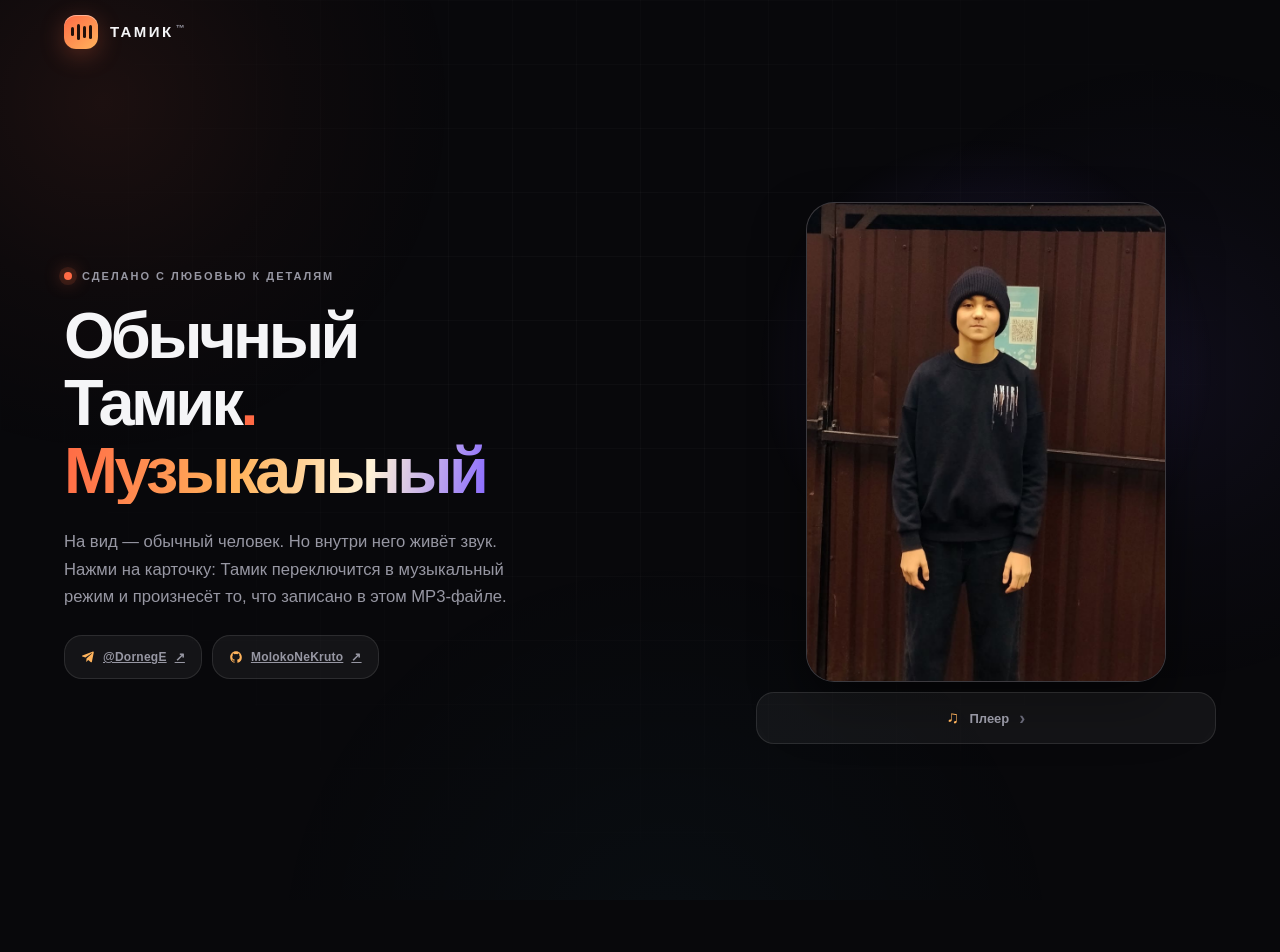
<file: index.html>
<!doctype html>
<html lang="ru">
<head>
  <meta charset="utf-8" />
  <meta name="viewport" content="width=device-width, initial-scale=1, viewport-fit=cover" />
  <meta name="theme-color" content="#08080b" />
  <meta name="description" content="Тамик — обычный до нажатия, музыкальный после. Интерактивный 3D-опыт со звуком." />
  <title>Тамик — звуковой режим</title>
  <link rel="icon" href="data:image/svg+xml,%3Csvg xmlns='http://www.w3.org/2000/svg' viewBox='0 0 64 64'%3E%3Crect width='64' height='64' rx='18' fill='%23ff6a45'/%3E%3Cg fill='%23221009'%3E%3Crect x='16' y='24' width='6' height='16' rx='3'/%3E%3Crect x='27' y='18' width='6' height='28' rx='3'/%3E%3Crect x='38' y='22' width='6' height='20' rx='3'/%3E%3C/g%3E%3C/svg%3E" />
  <link rel="preload" as="image" href="assets/tamic-calm-card.jpg" />
  <link rel="preload" as="video" href="assets/tamic-on.mp4" type="video/mp4" />
  <link rel="stylesheet" href="styles.css?v=8" />
</head>
<body>
  <div class="background" aria-hidden="true">
    <div class="mesh mesh-1"></div><div class="mesh mesh-2"></div><div class="mesh mesh-3"></div>
    <div class="grid"></div><div class="grain"></div>
  </div>

  <div class="app">
    <header class="nav">
      <div class="brand">
        <span class="brand-mark" aria-hidden="true"><i></i><i></i><i></i><i></i></span>
        <span class="brand-name">ТАМИК<span>™</span></span>
      </div>
    </header>

    <main class="screen">
      <section class="intro">
        <div class="eyebrow reveal"><span class="eyebrow-dot" aria-hidden="true"></span>сделано с любовью к деталям</div>

        <h1 class="hero-title reveal">
          <span class="title-line">Обычный</span>
          <span class="title-line">Тамик<span class="accent-dot">.</span></span>
          <span class="title-line title-line--gradient">Музыкальный</span>
        </h1>

        <p class="hero-text reveal">
          На вид — обычный человек. Но внутри него живёт звук.<br />
          Нажми на карточку: Тамик переключится в музыкальный<br />
          режим и произнесёт то, что записано в этом MP3-файле.
        </p>

        <div class="author-list reveal" aria-label="Автор и репозиторий">
          <a class="author-chip" href="https://t.me/DornegE" target="_blank" rel="noopener noreferrer" aria-label="Автор в Телеграме">
            <svg viewBox="0 0 24 24" width="14" height="14" fill="currentColor" aria-hidden="true"><path d="M21.9 4.3 18.7 20c-.2 1-.8 1.3-1.7.8l-4.7-3.5-2.3 2.2c-.3.3-.5.5-1 .5l.4-5.6 9.4-8.5c.4-.4-.1-.6-.6-.3L7.6 12.8 2.3 11c-1-.3-1-1 .2-1.5l18-6.9c.8-.3 1.5.2 1.4 1.7Z"/></svg>
            <span>@DornegE</span><span aria-hidden="true">↗</span>
          </a>
          <a class="author-chip" href="https://github.com/MolokoNeKruto" target="_blank" rel="noopener noreferrer" aria-label="Репозиторий на GitHub">
            <svg viewBox="0 0 24 24" width="14" height="14" fill="currentColor" aria-hidden="true"><path d="M12 2C6.5 2 2 6.6 2 12.3c0 4.5 2.9 8.4 6.8 9.7.5.1.7-.2.7-.5v-1.9c-2.8.6-3.4-1.2-3.4-1.2-.4-1.2-1.1-1.5-1.1-1.5-.9-.6.1-.6.1-.6 1 .1 1.5 1 1.5 1 .9 1.6 2.4 1.1 3 .9.1-.7.4-1.1.7-1.4-2.3-.3-4.7-1.2-4.7-5.2 0-1.2.4-2.1 1-2.8-.1-.3-.4-1.3.1-2.7 0 0 .9-.3 2.8 1a9.5 9.5 0 0 1 5 0c2-1.3 2.8-1 2.8-1 .5 1.4.2 2.4.1 2.7.6.7 1 1.6 1 2.8 0 4-2.4 4.9-4.7 5.2.4.3.7.9.7 1.9v2.8c0 .3.2.6.7.5A10.2 10.2 0 0 0 22 12.3C22 6.6 17.5 2 12 2Z"/></svg>
            <span>MolokoNeKruto</span><span aria-hidden="true">↗</span>
          </a>
        </div>
      </section>

      <section class="stage" id="stage">
        <div class="stage-aura" aria-hidden="true"></div>

        <button class="tamic-frame reveal" id="tamicFrame" type="button" aria-pressed="false" aria-label="Нажмите, чтобы переключить Тамика в музыкальный режим">
          <img class="tamic-still" id="tamicStill" src="assets/tamic-calm-card.jpg" alt="Обычный Тамик" draggable="false" />
          <video class="tamic-video" id="tamicVideo" src="assets/tamic-on.mp4" muted playsinline preload="auto"></video>
        </button>

        <button class="player-toggle reveal" id="playerToggle" type="button" aria-expanded="false" aria-controls="player">
          <span class="player-toggle-icon" aria-hidden="true">♫</span><span>Плеер</span><span class="player-toggle-arrow" aria-hidden="true">›</span>
        </button>

        <div class="player-wrap" id="playerWrap">
          <section class="player" id="player" aria-label="Аудиоплеер" aria-hidden="true">
            <div class="player-stage">
              <div class="player-content">
                <div class="player-head">
                  <span class="player-kicker">СЕЙЧАС ИГРАЕТ</span>
                  <h2 class="player-title" id="playerTitle">Тамик</h2>
                </div>

                <div class="visualizer" id="visualizer" aria-hidden="true"></div>

                <div class="player-timeline">
                  <span class="time" id="time">0:00</span>
                  <div class="progress" id="progress" role="slider" tabindex="0" aria-label="Позиция воспроизведения" aria-valuemin="0" aria-valuemax="100" aria-valuenow="0">
                    <span class="progress-track"><span class="progress-fill" id="progressFill"></span></span>
                  </div>
                  <span class="time" id="duration">0:00</span>
                </div>

                <div class="player-foot">
                  <div class="play-stack" id="playStack">
                    <button class="btn btn-primary play-state play-on" id="playBtn" type="button" aria-pressed="false"><span class="btn-symbol" aria-hidden="true">▶</span><span>Включить звук</span></button>
                    <button class="btn btn-primary play-state play-off" id="pauseBtn" type="button" aria-label="Пауза"><span class="btn-symbol" aria-hidden="true">Ⅱ</span><span>Пауза</span></button>
                  </div>
                </div>
              </div>

              <div class="sound-menu" id="soundMenu" aria-hidden="true">
              <strong class="sound-menu-title">Звук</strong>
              <div class="field">
                <label class="file-btn small" for="soundFile">Выбрать аудиофайл</label>
                <input type="file" id="soundFile" accept="audio/*" hidden />
                <button class="sound-reset" id="soundReset" type="button" hidden>Вернуть оригинальный звук</button>
              </div>
              <div class="field">
                <span class="field-label">Скорость</span>
                <div class="speed-row" id="speedRow">
                  <button type="button" data-speed="0.5">0,5×</button><button type="button" data-speed="1" class="active">1×</button><button type="button" data-speed="1.5">1,5×</button><button type="button" data-speed="2">2×</button>
                </div>
              </div>
            </div>
            </div>

            <button class="icon-btn gear-btn" id="gearBtn" type="button" aria-label="Настройки плеера" aria-expanded="false" aria-controls="soundMenu"><span id="gearIcon" aria-hidden="true">⚙</span></button>

            <audio id="audio" src="assets/tamic-voice.mp3" preload="metadata" playsinline webkit-playsinline></audio>
          </section>
        </div>
      </section>
    </main>
  </div>

  <div class="toast" id="toast" role="status" aria-live="polite"></div>
  <script src="app.js?v=8" defer></script>
</body>
</html>
</file>
<file: styles.css>
/* ТАМИК — звуковой режим */

:root {
  --bg: #08080b;
  --text: #f5f5f7;
  --muted: #9797a3;
  --muted-2: #666675;
  --stroke: rgba(255,255,255,.10);
  --accent: #ff6a45;
  --accent-2: #ffb35c;
  --violet: #8b6cff;
  --cyan: #48d7ff;
  --r-sm: 12px;
  --r-md: 18px;
  --r-lg: 28px;
  --spring: cubic-bezier(.22, 1.28, .32, 1);
}
*, *::before, *::after { box-sizing: border-box; }
[hidden] { display: none !important; }
html, body { height: 100%; margin: 0; overflow: hidden; }
body { background: var(--bg); color: var(--text); font-family: "Inter", -apple-system, BlinkMacSystemFont, "Segoe UI", sans-serif; -webkit-font-smoothing: antialiased; }
button { font: inherit; touch-action: manipulation; -webkit-tap-highlight-color: transparent; }
button:focus-visible, a:focus-visible { outline: 2px solid var(--cyan); outline-offset: 4px; }

.background { position: fixed; inset: 0; z-index: 0; overflow: hidden; pointer-events: none; }
.mesh { position: absolute; border-radius: 50%; opacity: .26; }
.mesh-1 { width: 56vw; height: 56vw; left: -20vw; top: -20vw; background: radial-gradient(circle, rgba(255,106,69,.32), rgba(255,106,69,.1) 38%, transparent 70%); }
.mesh-2 { width: 50vw; height: 50vw; right: -16vw; top: 6vh; background: radial-gradient(circle, rgba(139,108,255,.26), rgba(139,108,255,.08) 40%, transparent 70%); }
.mesh-3 { width: 64vw; height: 64vw; left: 20vw; bottom: -36vw; background: radial-gradient(circle, rgba(72,215,255,.12), transparent 70%); }
.grid { position: absolute; inset: 0; background-image: linear-gradient(rgba(255,255,255,.028) 1px, transparent 1px), linear-gradient(90deg, rgba(255,255,255,.028) 1px, transparent 1px); background-size: 64px 64px; mask-image: radial-gradient(ellipse at 50% 35%, #000 10%, transparent 78%); -webkit-mask-image: radial-gradient(ellipse at 50% 35%, #000 10%, transparent 78%); }
.grain { display: none; }
@keyframes drift1 { to { transform: translate3d(8vw,6vh,0) scale(1.12); } }
@keyframes drift2 { to { transform: translate3d(-9vw,10vh,0) scale(1.15); } }
@keyframes drift3 { to { transform: translate3d(6vw,-8vh,0) scale(1.08); } }

.app { position: relative; z-index: 2; height: 100dvh; display: flex; flex-direction: column; }
.nav { flex: none; height: clamp(48px, 7dvh, 66px); display: flex; align-items: center; padding: 0 clamp(18px, 5vw, 72px); }
.brand { display: inline-flex; align-items: center; gap: 12px; }
.brand-mark { width: 34px; height: 34px; border-radius: var(--r-sm); background: linear-gradient(140deg, var(--accent), var(--accent-2)); display: flex; align-items: center; justify-content: center; gap: 3px; box-shadow: 0 6px 24px rgba(255,106,69,.28), inset 0 1px 0 rgba(255,255,255,.4); }
.brand-mark i { width: 3px; border-radius: 3px; background: #221009; }
.brand-mark i:nth-child(1) { height: 9px; }
.brand-mark i:nth-child(2) { height: 16px; }
.brand-mark i:nth-child(3) { height: 12px; }
.brand-mark i:nth-child(4) { height: 14px; }
.brand-name { font-weight: 800; font-size: 15px; letter-spacing: .16em; }
.brand-name span { font-size: 9px; vertical-align: super; color: var(--muted); margin-left: 2px; }

.screen { flex: 1; min-height: 0; display: grid; grid-template-columns: minmax(0, 1fr) minmax(0, 460px); align-items: center; gap: clamp(24px, 5vw, 80px); padding: 0 clamp(18px, 5vw, 72px) 2vh; }
.eyebrow { display: inline-flex; align-items: center; gap: 10px; margin-bottom: 20px; font-size: 11px; font-weight: 700; letter-spacing: .18em; text-transform: uppercase; color: var(--muted); }
.eyebrow-dot { width: 8px; height: 8px; border-radius: 50%; background: var(--accent); box-shadow: 0 0 0 5px rgba(255,106,69,.12), 0 0 18px var(--accent); }
.hero-title { margin: 0 0 24px; font-size: clamp(32px, min(5.4vw, 7.2dvh), 82px); line-height: 1.04; letter-spacing: -.055em; font-weight: 800; overflow-wrap: anywhere; text-wrap: balance; }
.title-line { display: block; }
.title-line--gradient { width: fit-content; background: linear-gradient(100deg, var(--accent), var(--accent-2) 42%, #fff2d6 72%, var(--violet)); -webkit-background-clip: text; background-clip: text; color: transparent; }
.accent-dot { color: var(--accent); }
.hero-text { max-width: 560px; margin: 0; font-size: clamp(14px, 1.3vw, 17px); line-height: 1.65; color: var(--muted); overflow-wrap: anywhere; text-wrap: pretty; }
.author-list { display: flex; flex-wrap: wrap; gap: 10px; margin-top: 24px; }
.author-chip { display: inline-flex; align-items: center; gap: 8px; min-height: 44px; padding: 0 16px; border-radius: var(--r-md); border: 1px solid var(--stroke); background: rgba(255,255,255,.05); color: var(--muted); font-size: 12px; font-weight: 600; letter-spacing: .02em; transition: transform .35s var(--spring), border-color .3s ease, color .3s ease; }
.author-chip svg { color: var(--accent-2); }
.author-chip:hover { transform: translateY(-2px); color: var(--text); border-color: rgba(255,106,69,.4); }
.author-chip:active { transform: scale(.95); }

.stage { --card-base: min(100%, 360px); --card-small: min(100%, 215px); --card-size: var(--card-base); --card-size-open: var(--card-small); position: relative; display: flex; flex-direction: column; align-items: center; width: 100%; }
.stage.player-open { --card-size: var(--card-size-open); }
.stage-aura { position: absolute; top: -12%; width: 100%; aspect-ratio: 1; border-radius: 50%; pointer-events: none; background: radial-gradient(circle, rgba(255,106,69,.16), rgba(139,108,255,.07) 45%, transparent 70%); }
.tamic-frame { position: relative; display: block; padding: 0; margin: 0; width: var(--card-size); aspect-ratio: 3/4; overflow: hidden; border: 1px solid rgba(255,255,255,.16); border-radius: var(--r-lg); background: #17141a; cursor: pointer; box-shadow: 0 24px 50px rgba(0,0,0,.5), inset 0 1px 0 rgba(255,255,255,.18); transition: width .62s var(--spring), transform .4s var(--spring); }
.tamic-frame:active { transform: scale(.98); }
.tamic-still, .tamic-video { position: absolute; inset: 0; width: 100%; height: 100%; object-fit: cover; display: block; }
.tamic-video { opacity: 0; pointer-events: none; }
.tamic-frame.is-animating .tamic-video { opacity: 1; }

.player-toggle { position: relative; z-index: 3; display: flex; align-items: center; justify-content: center; gap: 10px; width: 100%; min-height: 52px; margin-top: 10px; padding: 0 22px; border: 1px solid var(--stroke); border-radius: var(--r-md); background: rgba(255,255,255,.05); color: var(--muted); font-size: 13px; font-weight: 700; cursor: pointer; opacity: .82; transition: transform .4s var(--spring), border-color .35s ease, background .35s ease, opacity .35s ease; }
.player-toggle:hover { transform: translateY(-2px); opacity: 1; }
.player-toggle:active { transform: scale(.965) translateY(2px); }
.player-toggle[aria-expanded="true"] { opacity: 1; color: var(--text); border-color: rgba(255,106,69,.4); background: rgba(255,106,69,.1); border-radius: var(--r-md) var(--r-md) 0 0; }
.player-toggle-icon { color: var(--accent-2); font-size: 17px; }
.player-toggle-arrow { color: var(--muted-2); font-size: 18px; line-height: 1; transition: transform .45s var(--spring); }
.player-toggle[aria-expanded="true"] .player-toggle-arrow { transform: rotate(90deg); }

.player-wrap { width: 100%; display: grid; grid-template-rows: 0fr; opacity: 0; transition: grid-template-rows .62s var(--spring), opacity .35s ease; }
.player-wrap.open { grid-template-rows: 1fr; opacity: 1; }
.player { min-height: 0; overflow: visible; position: relative; padding: 0 20px; border: 0 solid transparent; border-radius: 0; background: linear-gradient(150deg, rgba(32,32,41,.98), rgba(18,18,24,.99)); box-shadow: 0 24px 70px rgba(0,0,0,.55); clip-path: circle(0px at var(--ox, 50%) var(--oy, 0%)); transform: scale(.94); transform-origin: var(--ox, 50%) var(--oy, 0%); transition: clip-path .62s var(--spring), transform .62s var(--spring), padding .6s var(--spring), border-width .6s ease; }
.player-wrap.open .player { padding: 18px 20px 16px; border-width: 1px; border-top: 0; border-color: rgba(255,106,69,.24); border-radius: 0 0 var(--r-lg) var(--r-lg); clip-path: circle(160% at var(--ox, 50%) var(--oy, 0%)); transform: none; }
.player-head { display: flex; flex-direction: column; gap: 4px; }
.player-kicker { font-size: 10px; font-weight: 800; letter-spacing: .22em; color: var(--accent); }
.player-title { font-size: 18px; font-weight: 700; letter-spacing: -.03em; margin: 0; }
.visualizer { display: flex; align-items: flex-end; gap: 3px; height: 70px; margin: 14px 0 12px; padding: 0 2px; }
.visualizer .bar { flex: 1; min-width: 2px; border-radius: 4px 4px 2px 2px; height: 100%; transform: scaleY(var(--h, .08)); transform-origin: bottom; background: linear-gradient(180deg, var(--accent-2), var(--accent) 55%, rgba(139,108,255,.55)); opacity: .42; transition: opacity .4s ease; will-change: transform; }
body.audio-on .visualizer .bar { opacity: 1; }
.player-timeline { display: flex; align-items: center; gap: 8px; }
.time { font-size: 10px; font-weight: 600; color: var(--muted-2); font-variant-numeric: tabular-nums; min-width: 32px; }
.time:last-child { text-align: right; }
.progress { flex: 1; height: 32px; display: flex; align-items: center; cursor: pointer; touch-action: none; outline: none; }
.progress-track { position: relative; display: block; width: 100%; height: 5px; border-radius: 6px; background: rgba(255,255,255,.12); transition: height .2s ease; }
.progress:hover .progress-track, .progress.is-dragging .progress-track, .progress:focus-visible .progress-track { height: 8px; }
.progress:focus-visible { outline: 2px solid var(--cyan); outline-offset: 2px; border-radius: var(--r-sm); }
.progress-fill { position: relative; display: block; height: 100%; width: 0%; border-radius: inherit; background: linear-gradient(90deg, var(--accent), var(--accent-2)); transition: width .28s linear; }
.progress.is-dragging .progress-fill { transition: none; }
.progress-fill::after { content: ""; position: absolute; right: -6px; top: 50%; width: 12px; height: 12px; border-radius: 50%; background: #fff; transform: translateY(-50%) scale(0); transition: transform .2s var(--spring); }
.progress:hover .progress-fill::after, .progress.is-dragging .progress-fill::after, .progress:focus-visible .progress-fill::after { transform: translateY(-50%) scale(1); }

.player-stage { display: grid; }
.player-content, .sound-menu { grid-area: 1 / 1; align-self: start; }
.player-content { transition: opacity .3s ease, transform .45s var(--spring); }
.player.is-settings .player-content { opacity: 0; pointer-events: none; transform: translateY(-8px) scale(.98); }

.player-foot { display: flex; align-items: center; gap: 10px; margin-top: 10px; padding-right: 54px; }
.play-stack { position: relative; width: 100%; height: 48px; flex: none; }
.play-state { position: absolute; inset: 0; width: 100%; height: 100%; min-height: 48px; display: inline-flex; align-items: center; justify-content: center; gap: 10px; padding: 0 14px; border-radius: var(--r-md); font-size: 13px; font-weight: 700; cursor: pointer; border: 1px solid transparent; color: #1b0c06; background: linear-gradient(120deg, #ff8a5c, var(--accent) 55%, #ff9a6a); box-shadow: 0 10px 24px rgba(255,106,69,.26), inset 0 1px 0 rgba(255,255,255,.5); transition: transform .3s var(--spring), opacity .2s ease; }
.play-off { opacity: 0; pointer-events: none; transform: scale(.96); }
.play-stack.is-on .play-on { opacity: 0; pointer-events: none; transform: scale(.96); }
.play-stack.is-on .play-off { opacity: 1; pointer-events: auto; transform: none; }
.play-state:hover { transform: translateY(-2px); }
.play-state:active { transform: scale(.97); }
.btn-symbol { width: 20px; height: 20px; flex: none; display: grid; place-items: center; border-radius: var(--r-sm); background: rgba(0,0,0,.12); font-size: 11px; }
.icon-btn { width: 44px; height: 44px; flex: none; border-radius: var(--r-md); display: grid; place-items: center; cursor: pointer; font-size: 17px; border: 1px solid var(--stroke); background: rgba(255,255,255,.05); color: var(--text); transition: transform .3s var(--spring), background .3s ease, border-color .3s ease; }
.icon-btn:hover { transform: translateY(-2px); background: rgba(255,255,255,.1); }
.icon-btn:active { transform: scale(.93); }
.gear-btn { position: absolute; right: 14px; bottom: 14px; z-index: 30; }
.gear-btn[aria-expanded="true"] { color: var(--accent-2); border-color: rgba(255,106,69,.45); }

.sound-menu {
  position: relative; z-index: 20; width: 100%; padding: 0 54px 0 0;
  max-height: min(calc(100dvh - 150px), 320px); overflow-y: auto; overscroll-behavior: contain;
  scrollbar-width: thin; scrollbar-color: rgba(255,106,69,.4) transparent;
  transform-origin: var(--mx, 100%) var(--my, 100%);
  clip-path: circle(0px at var(--mx, 100%) var(--my, 100%));
  opacity: 0; pointer-events: none;
  transition: clip-path .55s var(--spring), opacity .3s ease;
}
.sound-menu.open { clip-path: circle(160% at var(--mx, 100%) var(--my, 100%)); opacity: 1; pointer-events: auto; }
.sound-menu-title { display: block; margin-bottom: 12px; font-size: 11px; letter-spacing: .12em; text-transform: uppercase; color: var(--muted); }
.field { display: flex; flex-direction: column; gap: 6px; margin-bottom: 12px; }
.field-label { font-size: 10px; letter-spacing: .08em; text-transform: uppercase; color: var(--muted-2); }
.file-btn, .sound-reset { display: flex; align-items: center; justify-content: center; width: 100%; min-height: 44px; border-radius: var(--r-md); cursor: pointer; font-size: 12px; font-weight: 600; border: 1px solid var(--stroke); }
.file-btn { background: rgba(255,106,69,.16); border: 1px solid rgba(255,106,69,.35); color: #ffd2bb; }
.sound-reset { background: rgba(255,255,255,.05); border: 1px solid var(--stroke); color: var(--muted); }
.speed-row { display: grid; grid-template-columns: repeat(4, 1fr); gap: 6px; }
.speed-row button { min-height: 40px; border-radius: var(--r-md); border: 1px solid var(--stroke); background: rgba(255,255,255,.05); color: var(--muted); font-size: 12px; font-weight: 700; cursor: pointer; transition: transform .3s var(--spring), color .3s ease, border-color .3s ease; }
.speed-row button:active { transform: scale(.93); }
.speed-row button.active { color: #1b0c06; border-color: transparent; background: linear-gradient(140deg, #ff9a6a, var(--accent)); }
.sound-name { display: block; margin-top: 4px; font-size: 10px; color: var(--muted-2); overflow: hidden; text-overflow: ellipsis; white-space: nowrap; }
.toast { position: fixed; left: 50%; bottom: 24px; z-index: 50; transform: translate(-50%, 20px); max-width: min(420px, calc(100vw - 36px)); padding: 12px 18px; border-radius: var(--r-md); border: 1px solid rgba(255,106,69,.35); background: rgba(30,22,24,.96); color: var(--text); font-size: 12px; text-align: center; opacity: 0; pointer-events: none; transition: opacity .3s ease, transform .45s var(--spring); }
.toast.show { opacity: 1; transform: translate(-50%, 0); }

@media (max-width: 900px) { .screen { grid-template-columns: minmax(0, 1fr) minmax(0, 340px); gap: 24px; } }
@media (max-width: 700px) {
  .nav { height: clamp(44px, 6dvh, 56px); }
  .screen {
    grid-template-columns: 1fr; align-content: start; align-items: start;
    gap: clamp(8px, 1.5dvh, 16px); padding: 4px 18px 12px; text-align: center;
  }
  .intro { display: flex; flex-direction: column; align-items: center; }
  .eyebrow { margin-bottom: 6px; font-size: 9px; letter-spacing: .12em; }
  .hero-title { font-size: clamp(28px, min(8.5vw, 6.2dvh), 50px); margin-bottom: 10px; }
  .hero-text { font-size: 11px; line-height: 1.45; max-width: 360px; }
  .hero-text br { display: none; }
  .author-list { justify-content: center; margin-top: 12px; }
  .author-chip { min-height: 40px; padding: 0 12px; font-size: 10px; }
  .play-state { font-size: 12px; padding: 0 10px; gap: 6px; }
  .sound-menu-title, .field-label { font-size: 10px; }
  .stage { --card-base: min(58vw, 26dvh); --card-small: min(40vw, 17dvh); }
  .player-toggle { min-height: clamp(44px, 5.5dvh, 52px); margin-top: 8px; }
  .player { padding: 0 14px; }
  .player-wrap.open .player {
    padding: 12px 14px; max-height: calc(100dvh - 70px);
    overflow-y: auto; -webkit-overflow-scrolling: touch;
  }
  .player-title { font-size: 15px; }
  .visualizer { height: clamp(40px, 7dvh, 60px); margin: 8px 0 6px; }
  .sound-menu {
    width: 100%; padding-right: 54px;
    max-height: min(calc(100dvh - 150px), 260px); -webkit-overflow-scrolling: touch;
  }
}
@media (max-width: 700px) and (max-height: 780px) {
  .hero-text { display: none; }
  .eyebrow { margin-bottom: 4px; }
}
@media (max-height: 720px) and (min-width: 701px) {
  .hero-text { display: none; }
  .stage { --card-base: min(42vw, 240px); --card-small: min(30vw, 150px); }
  .visualizer { height: 46px; margin: 8px 0; }
}
/* ---- Сочные, но дешёвые анимации (только transform/opacity) ---- */
@keyframes riseIn { from { opacity: 0; transform: translateY(18px) scale(.98); } to { opacity: 1; transform: none; } }
.reveal { animation: riseIn .8s var(--spring) both; }
.intro .reveal:nth-child(1) { animation-delay: .04s; }
.intro .reveal:nth-child(2) { animation-delay: .12s; }
.intro .reveal:nth-child(3) { animation-delay: .2s; }
.intro .reveal:nth-child(4) { animation-delay: .28s; }
.stage .tamic-frame { animation-delay: .18s; }
.stage .player-toggle { animation-delay: .3s; }

.tamic-frame::after {
  content: ""; position: absolute; inset: -2px; border-radius: inherit; pointer-events: none;
  border: 2px solid rgba(255,106,69,.6); opacity: 0; transform: scale(.92);
}
@keyframes ringPulse { 0% { opacity: .75; transform: scale(.92); } 100% { opacity: 0; transform: scale(1.25); } }
.tamic-frame.is-animating::after { animation: ringPulse .95s ease-out; }

@media (prefers-reduced-motion: reduce) { *, *::before, *::after { animation-duration: .01ms !important; transition-duration: .01ms !important; } }
</file>
